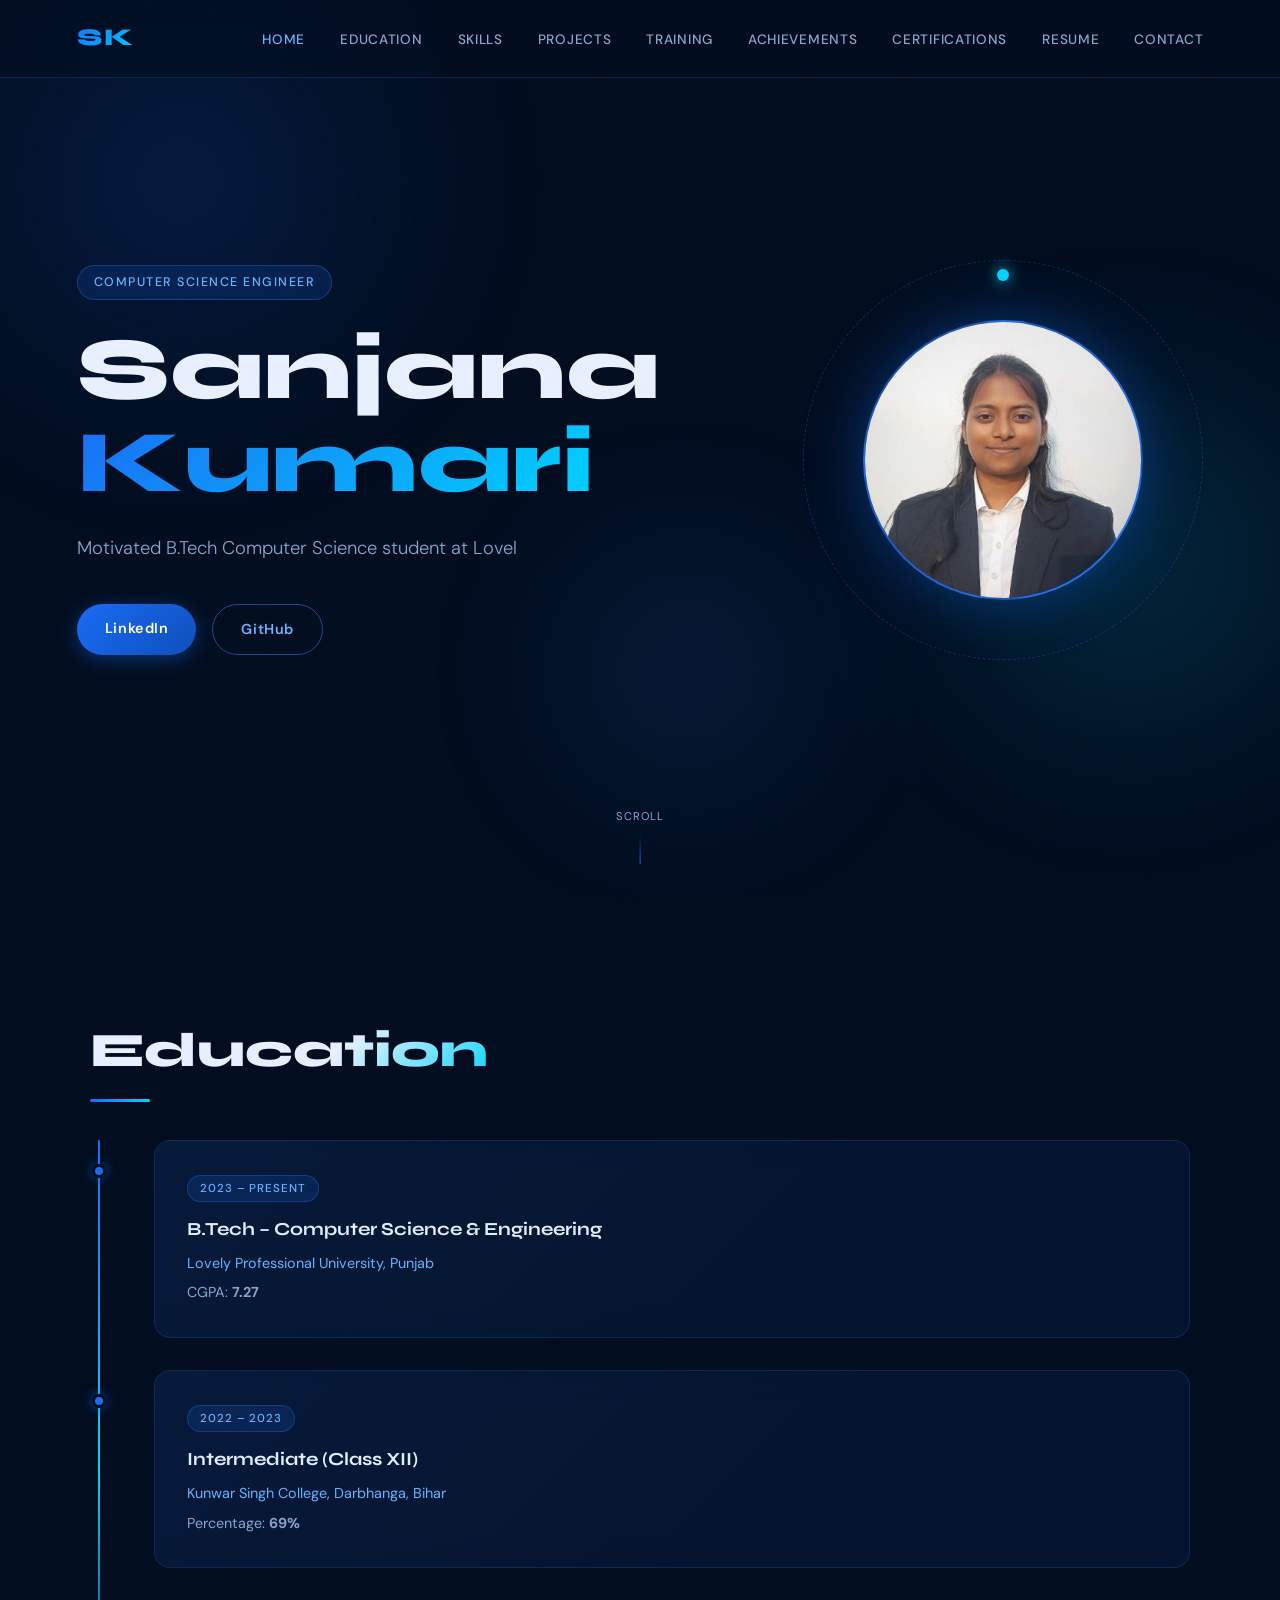
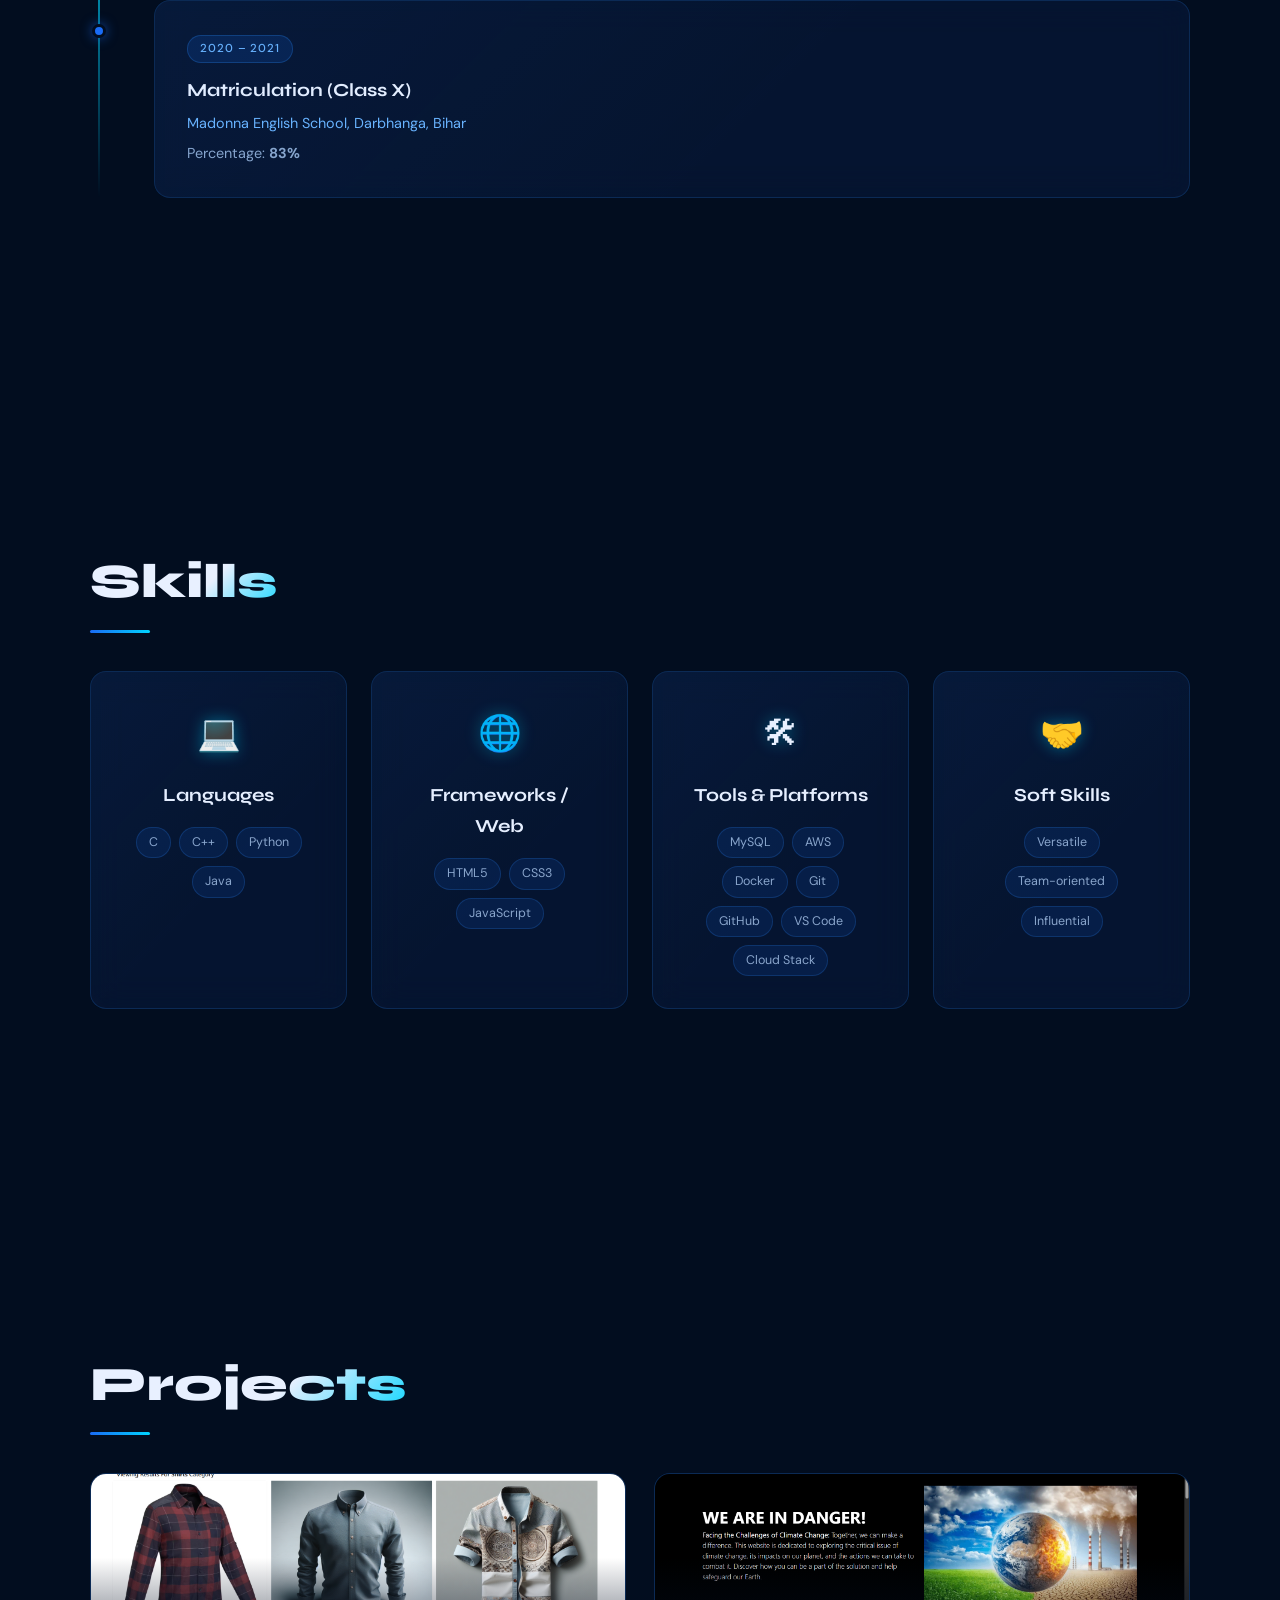
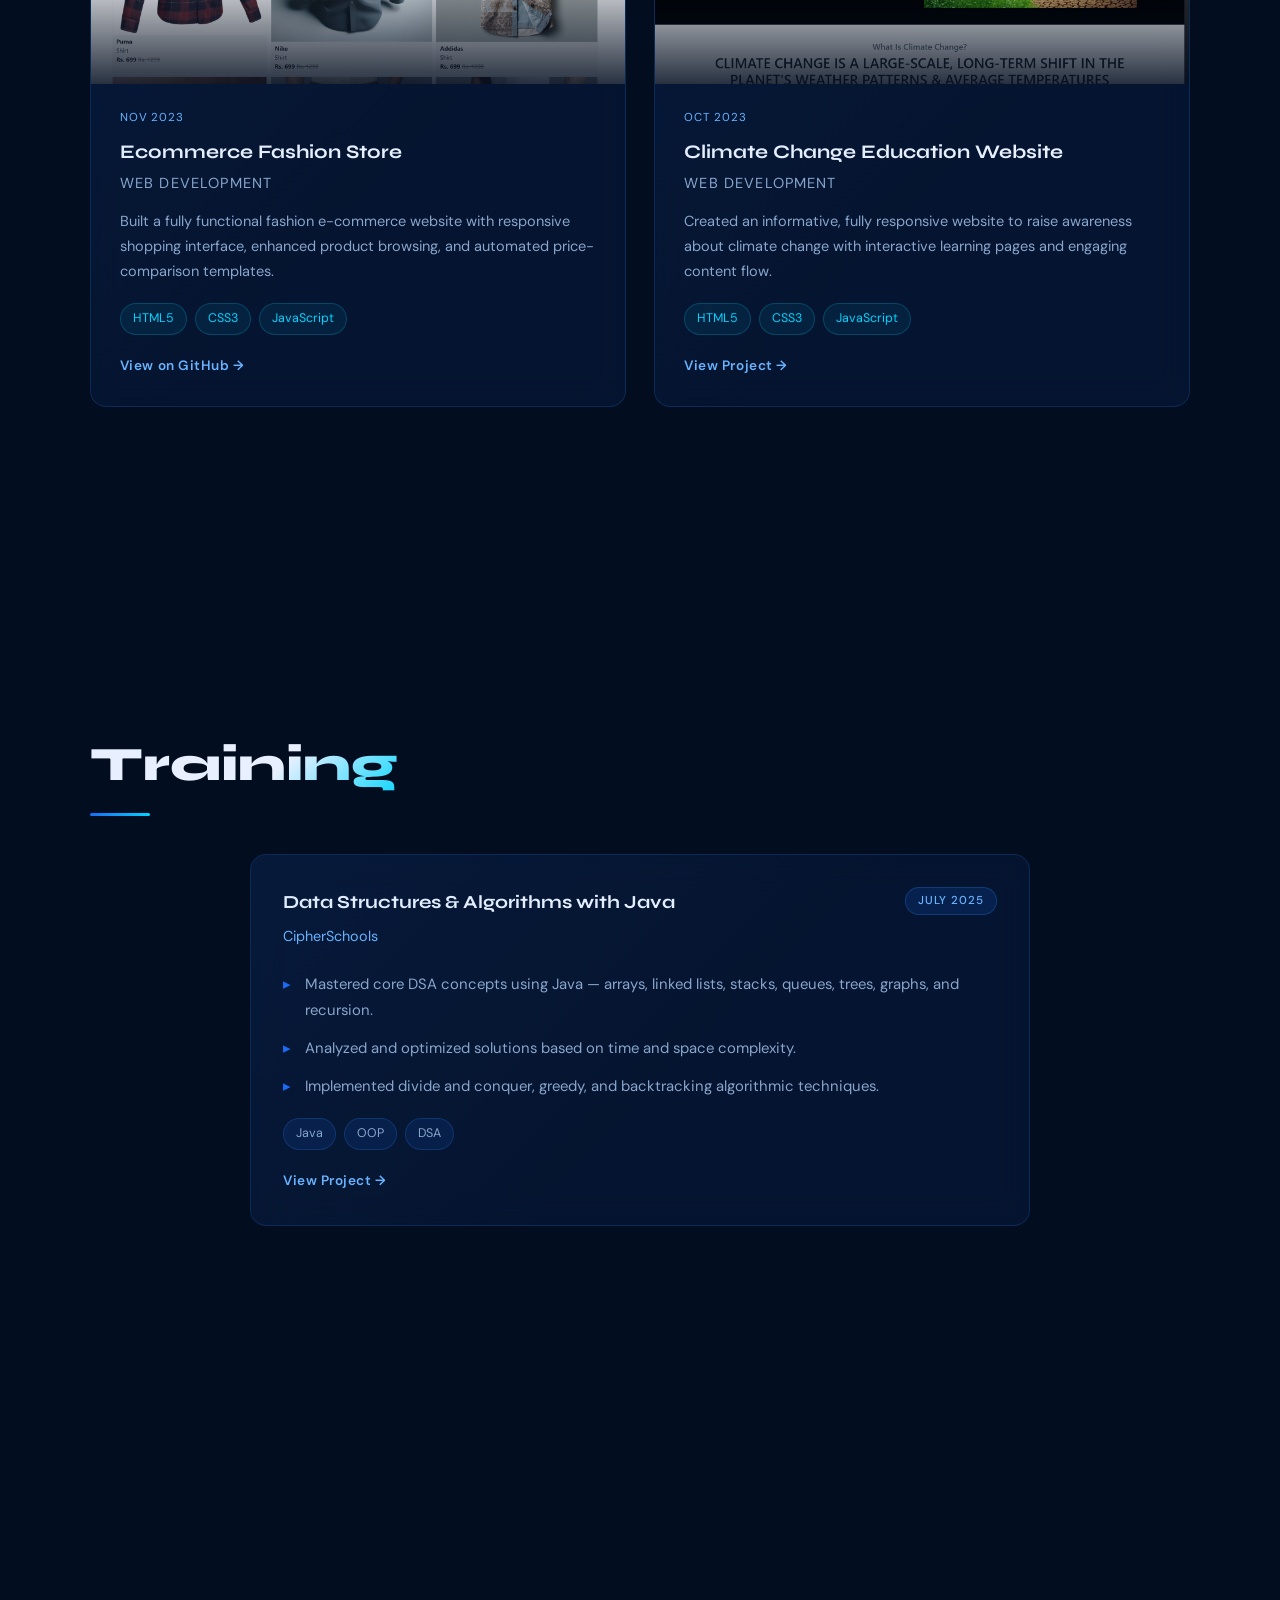
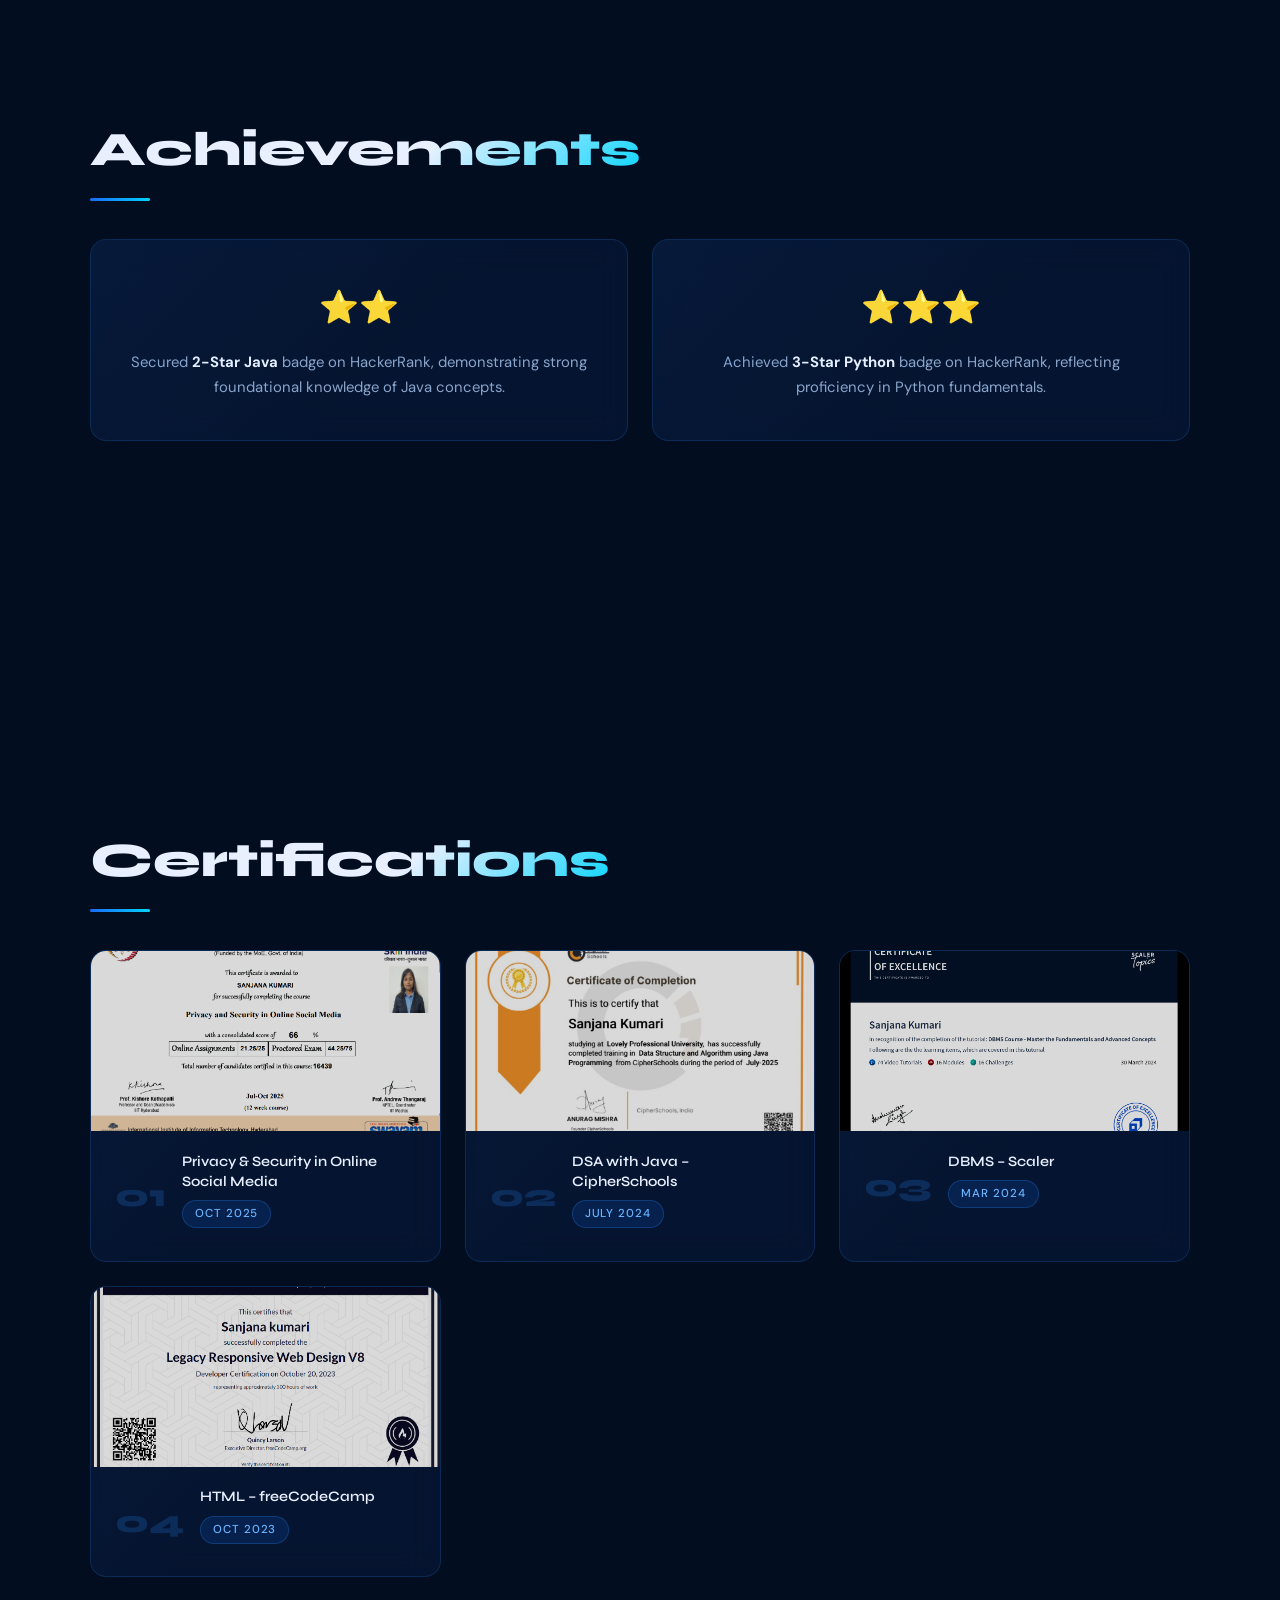
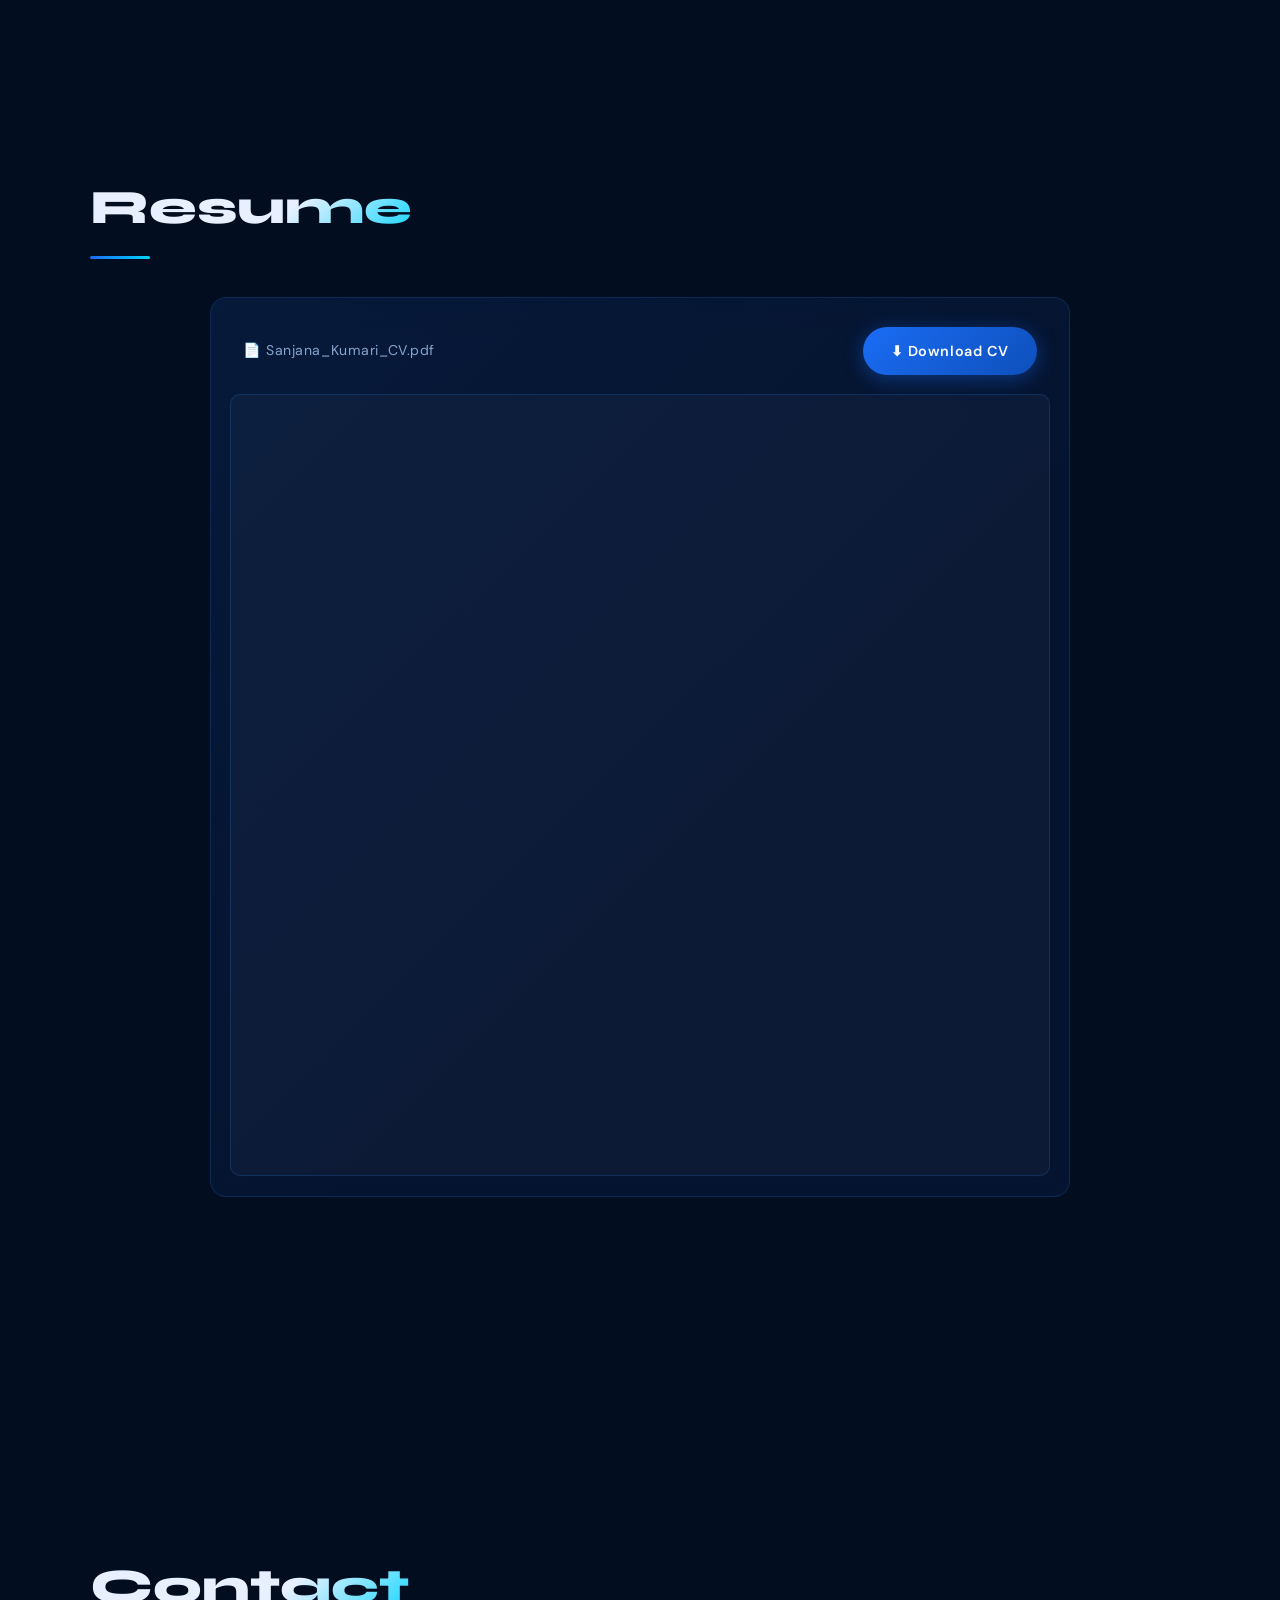
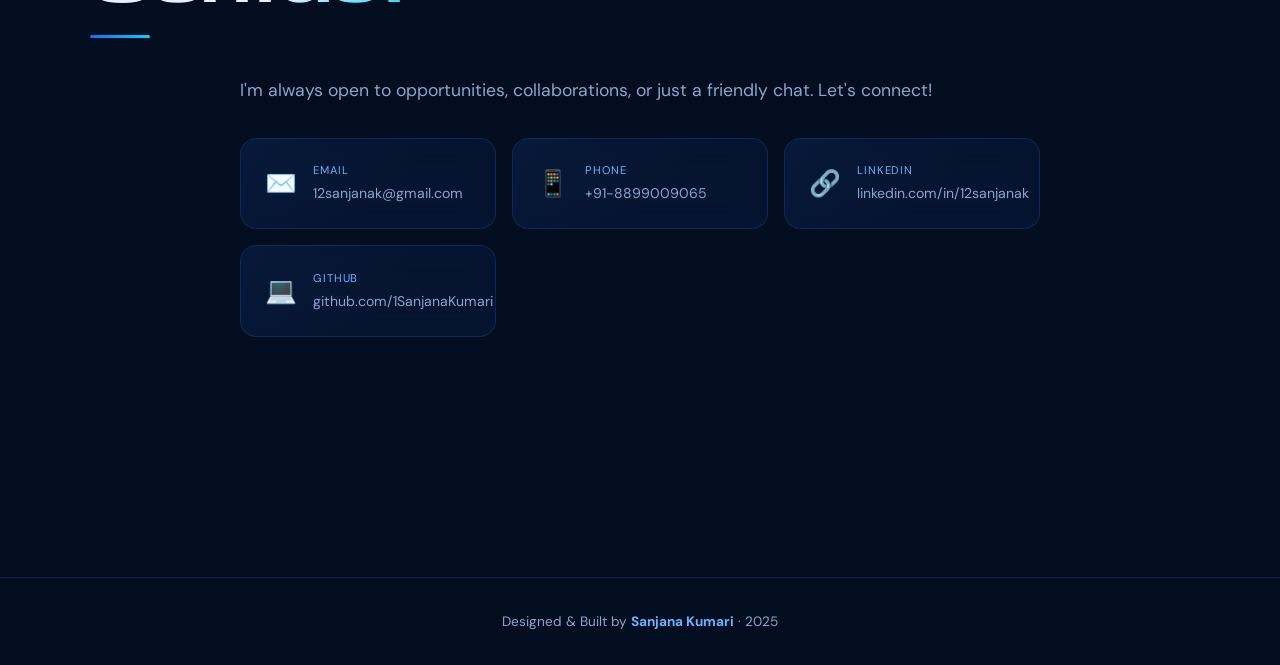
<file: index.html>
<!DOCTYPE html>
<html lang="en">
<head>
  <meta charset="UTF-8" />
  <meta name="viewport" content="width=device-width, initial-scale=1.0"/>
  <title>Sanjana Kumari | Portfolio</title>
  <link href="https://fonts.googleapis.com/css2?family=Syne:wght@400;600;700;800&family=DM+Sans:ital,wght@0,300;0,400;0,500;1,300&display=swap" rel="stylesheet"/>
  <link rel="stylesheet" href="style.css"/>
</head>
<body>

  <!-- Animated background -->
  <div class="bg-orbs">
    <div class="orb orb1"></div>
    <div class="orb orb2"></div>
    <div class="orb orb3"></div>
  </div>

  <!-- Navbar -->
  <nav class="navbar" id="navbar">
    <div class="nav-logo">SK</div>
    <ul class="nav-links">
      <li><a href="#home">Home</a></li>
      <li><a href="#education">Education</a></li>
      <li><a href="#skills">Skills</a></li>
      <li><a href="#projects">Projects</a></li>
      <li><a href="#training">Training</a></li>
      <li><a href="#achievements">Achievements</a></li>
      <li><a href="#certifications">Certifications</a></li>
      <li><a href="#resume">Resume</a></li>
      <li><a href="#contact">Contact</a></li>
    </ul>
    <div class="nav-toggle" id="navToggle">
      <span></span><span></span><span></span>
    </div>
  </nav>

  <!-- HOME -->
  <section id="home" class="section hero-section">
    <div class="hero-content">
      <div class="hero-badge reveal">Computer Science Engineer</div>
      <h1 class="hero-name reveal delay-1">Sanjana<br/><span class="accent">Kumari</span></h1>
      <p class="hero-subtitle reveal delay-2">
        Motivated B.Tech Computer Science student at Lovely Professional University. Skilled in full-stack development, Data Structures & Algorithms, cloud technologies, and competitive programming. Passionate about building impactful web applications and solving complex problems.
      <div class="hero-links reveal delay-3">
        <a href="https://www.linkedin.com/in/12sanjanak" target="_blank" class="pill-btn">LinkedIn</a>
        <a href="https://github.com/1SanjanaKumari" target="_blank" class="pill-btn outline">GitHub</a>
      </div>
    </div>
    <div class="hero-visual reveal delay-2">
      <div class="avatar-ring">
        <div class="avatar-inner">
          <img src="profile_pic.jpg" alt="Sanjana Kumari" />
        </div>
        <div class="ring-orbit">
          <div class="orbit-dot"></div>
        </div>
      </div>
    </div>
    <a href="#education" class="scroll-down">
      <span>Scroll</span>
      <div class="arrow-anim"></div>
    </a>
  </section>

  <!-- EDUCATION -->
  <section id="education" class="section">
    <div class="container">
      <h2 class="section-title reveal">Education</h2>
      <div class="timeline">

        <div class="timeline-item reveal">
          <div class="tl-dot"></div>
          <div class="glass-card">
            <div class="card-tag">2023 – Present</div>
            <h3>B.Tech – Computer Science & Engineering</h3>
            <p class="inst">Lovely Professional University, Punjab</p>
            <p class="detail">CGPA: <strong>7.27</strong></p>
          </div>
        </div>

        <div class="timeline-item reveal delay-1">
          <div class="tl-dot"></div>
          <div class="glass-card">
            <div class="card-tag">2022 – 2023</div>
            <h3>Intermediate (Class XII)</h3>
            <p class="inst">Kunwar Singh College, Darbhanga, Bihar</p>
            <p class="detail">Percentage: <strong>69%</strong></p>
          </div>
        </div>

        <div class="timeline-item reveal delay-2">
          <div class="tl-dot"></div>
          <div class="glass-card">
            <div class="card-tag">2020 – 2021</div>
            <h3>Matriculation (Class X)</h3>
            <p class="inst">Madonna English School, Darbhanga, Bihar</p>
            <p class="detail">Percentage: <strong>83%</strong></p>
          </div>
        </div>

      </div>
    </div>
  </section>

  <!-- SKILLS -->
  <section id="skills" class="section">
    <div class="container">
      <h2 class="section-title reveal">Skills</h2>
      <div class="skills-grid">

        <div class="glass-card skill-card reveal">
          <div class="skill-icon">💻</div>
          <h3>Languages</h3>
          <div class="tags">
            <span class="tag">C</span>
            <span class="tag">C++</span>
            <span class="tag">Python</span>
            <span class="tag">Java</span>
          </div>
        </div>

        <div class="glass-card skill-card reveal delay-1">
          <div class="skill-icon">🌐</div>
          <h3>Frameworks / Web</h3>
          <div class="tags">
            <span class="tag">HTML5</span>
            <span class="tag">CSS3</span>
            <span class="tag">JavaScript</span>
          </div>
        </div>

        <div class="glass-card skill-card reveal delay-2">
          <div class="skill-icon">🛠</div>
          <h3>Tools & Platforms</h3>
          <div class="tags">
            <span class="tag">MySQL</span>
            <span class="tag">AWS</span>
            <span class="tag">Docker</span>
            <span class="tag">Git</span>
            <span class="tag">GitHub</span>
            <span class="tag">VS Code</span>
            <span class="tag">Cloud Stack</span>
          </div>
        </div>

        <div class="glass-card skill-card reveal delay-3">
          <div class="skill-icon">🤝</div>
          <h3>Soft Skills</h3>
          <div class="tags">
            <span class="tag">Versatile</span>
            <span class="tag">Team-oriented</span>
            <span class="tag">Influential</span>
          </div>
        </div>

      </div>
    </div>
  </section>


  <!-- PROJECTS -->
<section id="projects" class="section">
  <div class="container">
    <h2 class="section-title reveal">Projects</h2>
    <div class="projects-grid">

      <div class="glass-card project-card reveal">
        <div class="project-img-wrap">
          <img src="ecommerce.png" alt="Ecommerce Fashion Store" class="project-img"/>
          <div class="project-img-overlay"></div>
        </div>
        <div class="project-body">
          <div class="project-date">Nov 2023</div>
          <h3>Ecommerce Fashion Store</h3>
          <p class="project-type">Web Development</p>
          <p>Built a fully functional fashion e-commerce website with responsive shopping interface, enhanced product browsing, and automated price-comparison templates.</p>
          <div class="tags mt">
            <span class="tag accent-tag">HTML5</span>
            <span class="tag accent-tag">CSS3</span>
            <span class="tag accent-tag">JavaScript</span>
          </div>
          <a href="https://github.com/1SanjanaKumari" target="_blank" class="proj-link">View on GitHub →</a>
        </div>
      </div>

      <div class="glass-card project-card reveal delay-1">
        <div class="project-img-wrap">
          <img src="Climate-change.png" alt="Climate Change Website" class="project-img"/>
          <div class="project-img-overlay"></div>
        </div>
        <div class="project-body">
          <div class="project-date">Oct 2023</div>
          <h3>Climate Change Education Website</h3>
          <p class="project-type">Web Development</p>
          <p>Created an informative, fully responsive website to raise awareness about climate change with interactive learning pages and engaging content flow.</p>
          <div class="tags mt">
            <span class="tag accent-tag">HTML5</span>
            <span class="tag accent-tag">CSS3</span>
            <span class="tag accent-tag">JavaScript</span>
          </div>
          <a href="https://github.com/1SanjanaKumari" target="_blank" class="proj-link">View Project →</a>
        </div>
      </div>

    </div>
  </div>
</section>

  <!-- TRAINING -->
  <section id="training" class="section">
    <div class="container">
      <h2 class="section-title reveal">Training</h2>
      <div class="glass-card training-card reveal">
        <div class="training-header">
          <div>
            <h3>Data Structures & Algorithms with Java</h3>
            <p class="inst">CipherSchools</p>
          </div>
          <div class="card-tag">July 2025</div>
        </div>
        <ul class="training-list">
          <li>Mastered core DSA concepts using Java — arrays, linked lists, stacks, queues, trees, graphs, and recursion.</li>
          <li>Analyzed and optimized solutions based on time and space complexity.</li>
          <li>Implemented divide and conquer, greedy, and backtracking algorithmic techniques.</li>
        </ul>
        <div class="tags mt">
          <span class="tag">Java</span>
          <span class="tag">OOP</span>
          <span class="tag">DSA</span>
        </div>
        <a href="https://github.com/1SanjanaKumari/Event-Remainder-App-using-Java" target="_blank" class="proj-link">View Project →</a>
      </div>
    </div>
  </section>

  <!-- ACHIEVEMENTS -->
  <section id="achievements" class="section">
    <div class="container">
      <h2 class="section-title reveal">Achievements</h2>
      <div class="achieve-grid">

        

        <div class="glass-card achieve-card reveal delay-1">
          <div class="achieve-icon">⭐⭐</div>
          <p>Secured <strong>2-Star Java</strong> badge on HackerRank, demonstrating strong foundational knowledge of Java concepts.</p>
        </div>

        <div class="glass-card achieve-card reveal delay-2">
          <div class="achieve-icon">⭐⭐⭐</div>
          <p>Achieved <strong>3-Star Python</strong> badge on HackerRank, reflecting proficiency in Python fundamentals.</p>
        </div>

      </div>
    </div>
  </section>


  <!-- CERTIFICATIONS -->
<section id="certifications" class="section">
  <div class="container">
    <h2 class="section-title reveal">Certifications</h2>
    <div class="cert-grid">

      <a href="https://internalapp.nptel.ac.in/NOC/NOC25/SEM2/Ecertificates/106/noc25-cs117/Course/NPTEL25CS117S135870192610204633.pdf" target="_blank" class="cert-card glass-card reveal">
        <div class="cert-img-wrap">
          <img src="images/p&s-cert.png" alt="Privacy & Security Certificate" class="cert-img"/>
          <div class="cert-img-overlay">
            <span class="cert-view-btn">View Certificate ↗</span>
          </div>
        </div>
        <div class="cert-body">
          <div class="cert-num">01</div>
          <div class="cert-info">
            <h3>Privacy & Security in Online Social Media</h3>
            <span class="card-tag inline">Oct 2025</span>
          </div>
        </div>
      </a>

      <a href="https://www.cipherschools.com/certificate/preview?id=6884be2eca64e035786b2279" target="_blank" class="cert-card glass-card reveal delay-1">
        <div class="cert-img-wrap">
          <img src="images/DSA-cert.png" alt="DSA with Java Certificate" class="cert-img"/>
          <div class="cert-img-overlay">
            <span class="cert-view-btn">View Certificate ↗</span>
          </div>
        </div>
        <div class="cert-body">
          <div class="cert-num">02</div>
          <div class="cert-info">
            <h3>DSA with Java – CipherSchools</h3>
            <span class="card-tag inline">July 2024</span>
          </div>
        </div>
      </a>

      <a href="https://moonshot.scaler.com/s/sl/PgK-wRZ0rG?_gl=1*vipcb8*_gcl_au*MTg2NTM5ODUwNS4xNzczMzkyMTA5*FPAU*MTg2NTM5ODUwNS4xNzczMzkyMTA5*_ga*MTUwNzAyNTE5NS4xNzczMzkyMDg1*_ga_53S71ZZG1X*czE3NzM5MTI5NTYkbzIkZzEkdDE3NzM5MTMwOTYkajU2JGwwJGg0ODQyODI4MDE." target="_blank" class="cert-card glass-card reveal delay-2">
        <div class="cert-img-wrap">
          <img src="images/dbms-cert.png" alt="DBMS Certificate" class="cert-img"/>
          <div class="cert-img-overlay">
            <span class="cert-view-btn">View Certificate ↗</span>
          </div>
        </div>
        <div class="cert-body">
          <div class="cert-num">03</div>
          <div class="cert-info">
            <h3>DBMS – Scaler</h3>
            <span class="card-tag inline">Mar 2024</span>
          </div>
        </div>
      </a>

      <a href="https://www.freecodecamp.org/certification/sanjana12/responsive-web-design" target="_blank" class="cert-card glass-card reveal delay-3">
        <div class="cert-img-wrap">
          <img src="images/ffc-cert.png" alt="HTML freeCodeCamp Certificate" class="cert-img"/>
          <div class="cert-img-overlay">
            <span class="cert-view-btn">View Certificate ↗</span>
          </div>
        </div>
        <div class="cert-body">
          <div class="cert-num">04</div>
          <div class="cert-info">
            <h3>HTML – freeCodeCamp</h3>
            <span class="card-tag inline">Oct 2023</span>
          </div>
        </div>
      </a>

    </div>
  </div>
</section>
  <!-- RESUME -->
  <section id="resume" class="section">
    <div class="container">
      <h2 class="section-title reveal">Resume</h2>
      <div class="resume-wrapper reveal">
        <div class="glass-card resume-card">
          <div class="resume-toolbar">
            <span class="resume-label">📄 Sanjana_Kumari_CV.pdf</span>
            <a href="MYgenralCV.pdf" download="Sanjana_Kumari_CV.pdf" class="pill-btn">
              ⬇ Download CV
            </a>
          </div>
          <div class="resume-embed">
            <iframe src="MYgenralCV.pdf#toolbar=0&navpanes=0&scrollbar=0&view=FitH" 
                    title="Sanjana Kumari Resume">
            </iframe>
          </div>
        </div>
      </div>
    </div>
  </section>

  <!-- CONTACT -->
  <section id="contact" class="section">
    <div class="container">
      <h2 class="section-title reveal">Contact</h2>
      <div class="contact-wrapper reveal">
        <p class="contact-intro">I'm always open to opportunities, collaborations, or just a friendly chat. Let's connect!</p>
        <div class="contact-links">
          <a href="mailto:12sanjanak@gmail.com" class="contact-item glass-card">
            <span class="c-icon">✉️</span>
            <div>
              <small>Email</small>
              <p>12sanjanak@gmail.com</p>
            </div>
          </a>
          <a href="tel:+918899009065" class="contact-item glass-card">
            <span class="c-icon">📱</span>
            <div>
              <small>Phone</small>
              <p>+91-8899009065</p>
            </div>
          </a>
          <a href="https://www.linkedin.com/in/12sanjanak" target="_blank" class="contact-item glass-card">
            <span class="c-icon">🔗</span>
            <div>
              <small>LinkedIn</small>
              <p>linkedin.com/in/12sanjanak</p>
            </div>
          </a>
          <a href="https://github.com/1SanjanaKumari" target="_blank" class="contact-item glass-card">
            <span class="c-icon">💻</span>
            <div>
              <small>GitHub</small>
              <p>github.com/1SanjanaKumari</p>
            </div>
          </a>
        </div>
      </div>
    </div>
  </section>

  <footer>
    <p>Designed & Built by <strong>Sanjana Kumari</strong> · 2025</p>
  </footer>

  <script src="script.js"></script>
</body>
</html>
</file>
<file: style.css>
/* ===========================
   RESET & BASE
=========================== */
*, *::before, *::after {
  margin: 0; padding: 0;
  box-sizing: border-box;
}

:root {
  --navy:       #020d1f;
  --navy-mid:   #071428;
  --blue-deep:  #0a1f40;
  --blue-bright:#1a6cf5;
  --blue-glow:  #2d8eff;
  --blue-pale:  #6ab4ff;
  --cyan:       #00d4ff;
  --glass-bg:   rgba(10, 30, 70, 0.45);
  --glass-border: rgba(45, 142, 255, 0.18);
  --text-main:  #e8f0ff;
  --text-muted: #8aa6cc;
  --font-head:  'Syne', sans-serif;
  --font-body:  'DM Sans', sans-serif;
  --radius:     16px;
  --transition: 0.35s cubic-bezier(.4,0,.2,1);
}

html { scroll-behavior: smooth; }

body {
  background: var(--navy);
  color: var(--text-main);
  font-family: var(--font-body);
  font-size: 16px;
  line-height: 1.7;
  overflow-x: hidden;
}

/* ===========================
   ANIMATED BG ORBS
=========================== */
.bg-orbs {
  position: fixed;
  inset: 0;
  z-index: 0;
  pointer-events: none;
  overflow: hidden;
}
.orb {
  position: absolute;
  border-radius: 50%;
  filter: blur(80px);
  opacity: 0.18;
  animation: floatOrb 18s ease-in-out infinite;
}
.orb1 {
  width: 600px; height: 600px;
  background: radial-gradient(circle, #1a6cf5, transparent 70%);
  top: -120px; left: -120px;
  animation-duration: 20s;
}
.orb2 {
  width: 500px; height: 500px;
  background: radial-gradient(circle, #00d4ff, transparent 70%);
  bottom: 10%; right: -100px;
  animation-duration: 15s;
  animation-delay: -7s;
}
.orb3 {
  width: 350px; height: 350px;
  background: radial-gradient(circle, #2d8eff, transparent 70%);
  top: 55%; left: 40%;
  animation-duration: 22s;
  animation-delay: -4s;
}
@keyframes floatOrb {
  0%, 100% { transform: translate(0, 0) scale(1); }
  33%       { transform: translate(40px, -30px) scale(1.08); }
  66%       { transform: translate(-30px, 40px) scale(0.95); }
}

/* ===========================
   NOISE OVERLAY
=========================== */
body::before {
  content: '';
  position: fixed;
  inset: 0;
  z-index: 0;
  background-image: url("data:image/svg+xml,%3Csvg xmlns='http://www.w3.org/2000/svg' width='300' height='300'%3E%3Cfilter id='n'%3E%3CfeTurbulence type='fractalNoise' baseFrequency='0.75' numOctaves='4' stitchTiles='stitch'/%3E%3C/filter%3E%3Crect width='300' height='300' filter='url(%23n)' opacity='0.03'/%3E%3C/svg%3E");
  pointer-events: none;
  opacity: 0.4;
}

/* ===========================
   NAVBAR
=========================== */
.navbar {
  position: fixed;
  top: 0; left: 0; right: 0;
  z-index: 100;
  display: flex;
  align-items: center;
  justify-content: space-between;
  padding: 18px 6vw;
  background: rgba(2, 13, 31, 0.55);
  backdrop-filter: blur(20px);
  border-bottom: 1px solid var(--glass-border);
  transition: padding var(--transition), background var(--transition);
}
.navbar.scrolled {
  padding: 12px 6vw;
  background: rgba(2, 13, 31, 0.85);
}
.nav-logo {
  font-family: var(--font-head);
  font-size: 1.5rem;
  font-weight: 800;
  background: linear-gradient(135deg, var(--blue-bright), var(--cyan));
  -webkit-background-clip: text;
  -webkit-text-fill-color: transparent;
  background-clip: text;
  letter-spacing: 2px;
}
.nav-links {
  display: flex;
  list-style: none;
  gap: 2.2rem;
}
.nav-links a {
  color: var(--text-muted);
  text-decoration: none;
  font-size: 0.85rem;
  font-weight: 500;
  letter-spacing: 0.05em;
  text-transform: uppercase;
  transition: color var(--transition);
  position: relative;
}
.nav-links a::after {
  content: '';
  position: absolute;
  bottom: -4px; left: 0;
  width: 0; height: 2px;
  background: linear-gradient(90deg, var(--blue-bright), var(--cyan));
  border-radius: 2px;
  transition: width var(--transition);
}
.nav-links a:hover { color: var(--text-main); }
.nav-links a:hover::after { width: 100%; }
.nav-toggle {
  display: none;
  flex-direction: column;
  gap: 5px;
  cursor: pointer;
  padding: 4px;
}
.nav-toggle span {
  display: block;
  width: 26px; height: 2px;
  background: var(--text-main);
  border-radius: 2px;
  transition: var(--transition);
}

/* ===========================
   SECTIONS
=========================== */
.section {
  position: relative;
  z-index: 1;
  padding: 110px 6vw 80px;
  min-height: 100vh;
  display: flex;
  flex-direction: column;
  justify-content: center;
}
.container {
  max-width: 1100px;
  margin: 0 auto;
  width: 100%;
}
.section-title {
  font-family: var(--font-head);
  font-size: clamp(2rem, 4vw, 3rem);
  font-weight: 800;
  margin-bottom: 3rem;
  position: relative;
  display: inline-block;
  background: linear-gradient(135deg, #e8f0ff 60%, var(--cyan));
  -webkit-background-clip: text;
  -webkit-text-fill-color: transparent;
  background-clip: text;
}
.section-title::after {
  content: '';
  position: absolute;
  bottom: -10px; left: 0;
  width: 60px; height: 3px;
  background: linear-gradient(90deg, var(--blue-bright), var(--cyan));
  border-radius: 3px;
}

/* ===========================
   GLASS CARD
=========================== */
.glass-card {
  background: var(--glass-bg);
  border: 1px solid var(--glass-border);
  border-radius: var(--radius);
  padding: 2rem;
  backdrop-filter: blur(16px);
  -webkit-backdrop-filter: blur(16px);
  transition: transform var(--transition), box-shadow var(--transition), border-color var(--transition);
  position: relative;
  overflow: hidden;
}
.glass-card::before {
  content: '';
  position: absolute;
  inset: 0;
  background: linear-gradient(135deg, rgba(45,142,255,0.05) 0%, transparent 60%);
  pointer-events: none;
}
.glass-card:hover {
  transform: translateY(-6px);
  box-shadow: 0 20px 60px rgba(26, 108, 245, 0.15);
  border-color: rgba(45, 142, 255, 0.35);
}

/* ===========================
   HERO
=========================== */
.hero-section {
  min-height: 100vh;
  flex-direction: row;
  align-items: center;
  justify-content: space-between;
  gap: 4rem;
  padding-top: 100px;
}
.hero-content { flex: 1; max-width: 600px; }
.hero-badge {
  display: inline-block;
  background: rgba(26, 108, 245, 0.15);
  border: 1px solid rgba(45, 142, 255, 0.3);
  color: var(--blue-pale);
  font-size: 0.78rem;
  font-weight: 500;
  letter-spacing: 0.12em;
  text-transform: uppercase;
  padding: 6px 16px;
  border-radius: 100px;
  margin-bottom: 1.5rem;
}
.hero-name {
  font-family: var(--font-head);
  font-size: clamp(3rem, 7vw, 5.5rem);
  font-weight: 800;
  line-height: 1.05;
  margin-bottom: 1.5rem;
  color: var(--text-main);
}
.hero-name .accent {
  background: linear-gradient(135deg, var(--blue-bright), var(--cyan));
  -webkit-background-clip: text;
  -webkit-text-fill-color: transparent;
  background-clip: text;
}
.hero-subtitle {
  font-size: 1.15rem;
  color: var(--text-muted);
  max-width: 480px;
  margin-bottom: 2.5rem;
  font-weight: 300;
}
.hero-links { display: flex; gap: 1rem; flex-wrap: wrap; }
.pill-btn {
  display: inline-block;
  background: linear-gradient(135deg, var(--blue-bright), #0e4fba);
  color: #fff;
  text-decoration: none;
  padding: 12px 28px;
  border-radius: 100px;
  font-weight: 600;
  font-size: 0.9rem;
  letter-spacing: 0.04em;
  transition: transform var(--transition), box-shadow var(--transition);
  box-shadow: 0 4px 20px rgba(26,108,245,0.4);
}
.pill-btn:hover {
  transform: translateY(-3px);
  box-shadow: 0 8px 30px rgba(26,108,245,0.6);
}
.pill-btn.outline {
  background: transparent;
  border: 1.5px solid rgba(45,142,255,0.5);
  color: var(--blue-pale);
  box-shadow: none;
}
.pill-btn.outline:hover {
  background: rgba(26,108,245,0.12);
  border-color: var(--blue-bright);
  box-shadow: 0 4px 20px rgba(26,108,245,0.2);
}

/* Avatar */
.hero-visual { flex-shrink: 0; }
.avatar-ring {
  position: relative;
  width: 400px; height: 400px;
  display: flex;
  align-items: center;
  justify-content: center;
}
.avatar-inner {
  width: 280px; height: 280px;
  border-radius: 50%;
  background: linear-gradient(135deg, #0a2055, #1a6cf5);
  display: flex; align-items: center; justify-content: center;
  font-family: var(--font-head);
  font-size: 3rem;
  font-weight: 800;
  color: #fff;
  z-index: 2;
  box-shadow: 0 0 60px rgba(26,108,245,0.4), inset 0 0 30px rgba(0,212,255,0.1);
  border: 2px solid rgba(45,142,255,0.4);
}
.ring-orbit {
  position: absolute;
  inset: 0;
  border-radius: 50%;
  border: 1.5px dashed rgba(45,142,255,0.25);
  animation: spinOrbit 8s linear infinite;
}
.orbit-dot {
  position: absolute;
  top: 8px; left: 50%;
  transform: translateX(-50%);
  width: 12px; height: 12px;
  border-radius: 50%;
  background: var(--cyan);
  box-shadow: 0 0 15px var(--cyan);
}
@keyframes spinOrbit { to { transform: rotate(360deg); } }

.avatar-inner img {
  width: 100%;
  height: 100%;
  object-fit: cover;
  border-radius: 50%;
}
/* Scroll indicator */
.scroll-down {
  position: absolute;
  bottom: 36px; left: 50%;
  transform: translateX(-50%);
  display: flex; flex-direction: column; align-items: center;
  gap: 8px;
  color: var(--text-muted);
  text-decoration: none;
  font-size: 0.7rem;
  letter-spacing: 0.1em;
  text-transform: uppercase;
}
.arrow-anim {
  width: 1.5px; height: 30px;
  background: linear-gradient(to bottom, transparent, var(--blue-bright));
  animation: arrowBounce 1.5s ease-in-out infinite;
}
@keyframes arrowBounce {
  0%,100% { transform: scaleY(1) translateY(0); opacity: 0.5; }
  50%      { transform: scaleY(1.2) translateY(4px); opacity: 1; }
}

/* ===========================
   TIMELINE (Education)
=========================== */
.timeline {
  position: relative;
  padding-left: 2rem;
}
.timeline::before {
  content: '';
  position: absolute;
  left: 8px; top: 0; bottom: 0;
  width: 2px;
  background: linear-gradient(to bottom, var(--blue-bright), var(--cyan), transparent);
  border-radius: 2px;
}
.timeline-item {
  position: relative;
  margin-bottom: 2rem;
  padding-left: 2rem;
}
.tl-dot {
  position: absolute;
  left: -1.85rem; top: 1.5rem;
  width: 14px; height: 14px;
  border-radius: 50%;
  background: var(--blue-bright);
  border: 3px solid var(--navy);
  box-shadow: 0 0 12px rgba(26,108,245,0.6);
}
.card-tag {
  display: inline-block;
  background: rgba(26,108,245,0.15);
  border: 1px solid rgba(45,142,255,0.25);
  color: var(--blue-pale);
  font-size: 0.72rem;
  letter-spacing: 0.08em;
  text-transform: uppercase;
  padding: 3px 12px;
  border-radius: 100px;
  margin-bottom: 0.75rem;
  font-weight: 500;
}
.card-tag.inline { display: inline-block; }
.glass-card h3 {
  font-family: var(--font-head);
  font-size: 1.15rem;
  font-weight: 700;
  margin-bottom: 0.35rem;
  color: var(--text-main);
}
.inst {
  color: var(--blue-pale);
  font-size: 0.9rem;
  margin-bottom: 0.3rem;
}
.detail { color: var(--text-muted); font-size: 0.9rem; }

/* ===========================
   SKILLS
=========================== */
.skills-grid {
  display: grid;
  grid-template-columns: repeat(auto-fit, minmax(240px, 1fr));
  gap: 1.5rem;
}
.skill-card { text-align: center; }
.skill-icon {
  font-size: 2.2rem;
  margin-bottom: 1rem;
  filter: drop-shadow(0 0 8px rgba(0,212,255,0.4));
}
.skill-card h3 {
  margin-bottom: 1rem;
  font-family: var(--font-head);
}
.tags {
  display: flex; flex-wrap: wrap;
  gap: 0.5rem;
  justify-content: center;
}
.tag {
  background: rgba(26,108,245,0.12);
  border: 1px solid rgba(45,142,255,0.2);
  color: var(--text-muted);
  font-size: 0.78rem;
  padding: 4px 12px;
  border-radius: 100px;
  transition: color var(--transition), border-color var(--transition);
}
.tag:hover {
  color: var(--blue-pale);
  border-color: rgba(45,142,255,0.5);
}
.accent-tag {
  background: rgba(0,212,255,0.08);
  border-color: rgba(0,212,255,0.2);
  color: var(--cyan);
}
.tags.mt { margin-top: 1.2rem; justify-content: flex-start; }

/* ===========================
   PROJECTS
=========================== */
/* ===========================
   PROJECTS (updated)
=========================== */
.projects-grid {
  display: grid;
  grid-template-columns: repeat(auto-fit, minmax(320px, 1fr));
  gap: 1.8rem;
}

.project-card {
  display: flex;
  flex-direction: column;
  padding: 0;
  overflow: hidden;
}

.project-img-wrap {
  position: relative;
  width: 100%;
  height: 210px;
  overflow: hidden;
}

.project-img {
  width: 100%;
  height: 100%;
  object-fit: cover;
  display: block;
  transition: transform 0.5s cubic-bezier(.4,0,.2,1);
}

.project-card:hover .project-img {
  transform: scale(1.07);
}

.project-img-overlay {
  position: absolute;
  inset: 0;
  background: linear-gradient(
    to bottom,
    transparent 40%,
    rgba(2, 13, 31, 0.85) 100%
  );
  pointer-events: none;
}

.project-body {
  padding: 1.5rem 1.8rem 1.8rem;
  display: flex;
  flex-direction: column;
  flex: 1;
}

.project-date {
  font-size: 0.72rem;
  color: var(--blue-pale);
  text-transform: uppercase;
  letter-spacing: 0.08em;
  margin-bottom: 0.5rem;
}

.project-card h3 {
  font-family: var(--font-head);
  font-size: 1.2rem;
  margin-bottom: 0.25rem;
  color: var(--text-main);
}

.project-type {
  color: var(--cyan);
  font-size: 0.78rem;
  text-transform: uppercase;
  letter-spacing: 0.08em;
  margin-bottom: 0.8rem;
}

.project-body p {
  color: var(--text-muted);
  font-size: 0.91rem;
  flex: 1;
}

.proj-link {
  display: inline-block;
  margin-top: 1.2rem;
  color: var(--blue-pale);
  text-decoration: none;
  font-size: 0.85rem;
  font-weight: 600;
  letter-spacing: 0.04em;
  transition: color 0.3s;
}

.proj-link:hover { color: var(--cyan); }

/* ===========================
   TRAINING
=========================== */
.training-card { max-width: 780px; margin: 0 auto; }
.training-header {
  display: flex;
  justify-content: space-between;
  align-items: flex-start;
  margin-bottom: 1.2rem;
  gap: 1rem;
  flex-wrap: wrap;
}
.training-list {
  list-style: none;
  display: flex; flex-direction: column; gap: 0.8rem;
}
.training-list li {
  padding-left: 1.4rem;
  position: relative;
  color: var(--text-muted);
  font-size: 0.93rem;
}
.training-list li::before {
  content: '▸';
  position: absolute; left: 0;
  color: var(--blue-bright);
}

/* ===========================
   ACHIEVEMENTS
=========================== */
.achieve-grid {
  display: grid;
  grid-template-columns: repeat(auto-fit, minmax(260px, 1fr));
  gap: 1.5rem;
}
.achieve-card {
  text-align: center;
  padding: 2.5rem 2rem;
}
.achieve-icon {
  font-size: 2rem;
  margin-bottom: 1rem;
}
.achieve-card p { color: var(--text-muted); font-size: 0.93rem; }
.achieve-card strong { color: var(--text-main); }

/* ===========================
   CERTIFICATIONS
=========================== */

.cert-grid {
  display: grid;
  grid-template-columns: repeat(auto-fit, minmax(260px, 1fr));
  gap: 1.5rem;
}

.cert-card {
  display: flex;
  flex-direction: column;
  padding: 0;
  overflow: hidden;
  text-decoration: none;
  color: var(--text-main);
  cursor: pointer;
}

.cert-img-wrap {
  position: relative;
  width: 100%;
  height: 180px;
  overflow: hidden;
  background: rgba(10, 31, 64, 0.8);
}

.cert-img {
  width: 100%;
  height: 100%;
  object-fit: cover;
  display: block;
  transition: transform 0.5s cubic-bezier(.4,0,.2,1), filter 0.4s ease;
  filter: brightness(0.85);
}

.cert-card:hover .cert-img {
  transform: scale(1.07);
  filter: brightness(0.5);
}

.cert-img-overlay {
  position: absolute;
  inset: 0;
  display: flex;
  align-items: center;
  justify-content: center;
  opacity: 0;
  transition: opacity 0.35s ease;
  background: rgba(10, 31, 64, 0.3);
}

.cert-card:hover .cert-img-overlay {
  opacity: 1;
}

.cert-view-btn {
  background: linear-gradient(135deg, var(--blue-bright), #0e4fba);
  color: #fff;
  padding: 9px 22px;
  border-radius: 100px;
  font-size: 0.82rem;
  font-weight: 600;
  letter-spacing: 0.05em;
  box-shadow: 0 4px 20px rgba(26,108,245,0.5);
  transform: translateY(8px);
  transition: transform 0.35s ease;
}

.cert-card:hover .cert-view-btn {
  transform: translateY(0);
}

.cert-body {
  display: flex;
  align-items: center;
  gap: 1rem;
  padding: 1.3rem 1.5rem;
}

.cert-num {
  font-family: var(--font-head);
  font-size: 2rem;
  font-weight: 800;
  color: rgba(45, 142, 255, 0.2);
  line-height: 1;
  flex-shrink: 0;
}

.cert-info h3 {
  font-family: var(--font-head);
  font-size: 0.9rem;
  font-weight: 600;
  margin-bottom: 0.4rem;
  color: var(--text-main);
  line-height: 1.4;
}
/* ===========================
   RESUME
=========================== */
.resume-wrapper { max-width: 860px; margin: 0 auto; }

.resume-card { padding: 1.2rem; }

.resume-toolbar {
  display: flex;
  align-items: center;
  justify-content: space-between;
  padding: 0.6rem 0.8rem 1.2rem;
  flex-wrap: wrap;
  gap: 1rem;
}

.resume-label {
  color: var(--text-muted);
  font-size: 0.88rem;
  letter-spacing: 0.04em;
}

.resume-embed {
  border-radius: 10px;
  overflow: hidden;
  border: 1px solid var(--glass-border);
  background: rgba(255,255,255,0.03);
}

.resume-embed iframe {
  width: 100%;
  height: 780px;
  border: none;
  display: block;
}

@media (max-width: 600px) {
  .resume-embed iframe { height: 480px; }
}

/* ===========================
   CONTACT
=========================== */
.contact-wrapper { max-width: 800px; margin: 0 auto; }
.contact-intro {
  color: var(--text-muted);
  font-size: 1.1rem;
  margin-bottom: 2rem;
}
.contact-links {
  display: grid;
  grid-template-columns: repeat(auto-fit, minmax(220px, 1fr));
  gap: 1rem;
}
.contact-item {
  display: flex;
  align-items: center;
  gap: 1rem;
  text-decoration: none;
  color: var(--text-main);
  padding: 1.4rem 1.5rem;
  transition: transform var(--transition), box-shadow var(--transition), border-color var(--transition);
}
.contact-item:hover {
  transform: translateY(-5px);
  border-color: rgba(45,142,255,0.4);
  box-shadow: 0 16px 40px rgba(26,108,245,0.15);
}
.c-icon { font-size: 1.6rem; flex-shrink: 0; }
.contact-item small {
  display: block;
  font-size: 0.7rem;
  text-transform: uppercase;
  letter-spacing: 0.08em;
  color: var(--blue-pale);
  margin-bottom: 2px;
}
.contact-item p { font-size: 0.88rem; color: var(--text-muted); }

/* ===========================
   FOOTER
=========================== */
footer {
  position: relative; z-index: 1;
  text-align: center;
  padding: 2rem;
  border-top: 1px solid var(--glass-border);
  color: var(--text-muted);
  font-size: 0.85rem;
}
footer strong { color: var(--blue-pale); }

/* ===========================
   SCROLL REVEAL ANIMATIONS
=========================== */
.reveal {
  opacity: 0;
  transform: translateY(40px);
  transition: opacity 0.7s cubic-bezier(.4,0,.2,1),
              transform 0.7s cubic-bezier(.4,0,.2,1);
}
.reveal.visible {
  opacity: 1;
  transform: translateY(0);
}
.delay-1 { transition-delay: 0.1s; }
.delay-2 { transition-delay: 0.2s; }
.delay-3 { transition-delay: 0.3s; }

/* ===========================
   RESPONSIVE
=========================== */
@media (max-width: 900px) {
  .hero-section {
    flex-direction: column;
    text-align: center;
    padding-top: 120px;
  }
  .hero-subtitle { margin: 0 auto 2.5rem; }
  .hero-links { justify-content: center; }
  .hero-visual { order: -1; }
  .nav-links {
    display: none;
    position: absolute;
    top: 100%; left: 0; right: 0;
    flex-direction: column;
    gap: 0;
    background: rgba(2,13,31,0.97);
    backdrop-filter: blur(20px);
    border-bottom: 1px solid var(--glass-border);
    padding: 1rem 0;
  }
  .nav-links.open { display: flex; }
  .nav-links li { padding: 0; }
  .nav-links a {
    display: block;
    padding: 0.85rem 2rem;
    font-size: 0.9rem;
  }
  .nav-toggle { display: flex; }
}

@media (max-width: 600px) {
  .section { padding: 90px 5vw 60px; }
  .cert-card { flex-direction: column; text-align: center; }
  .training-header { flex-direction: column; }
}
</file>
